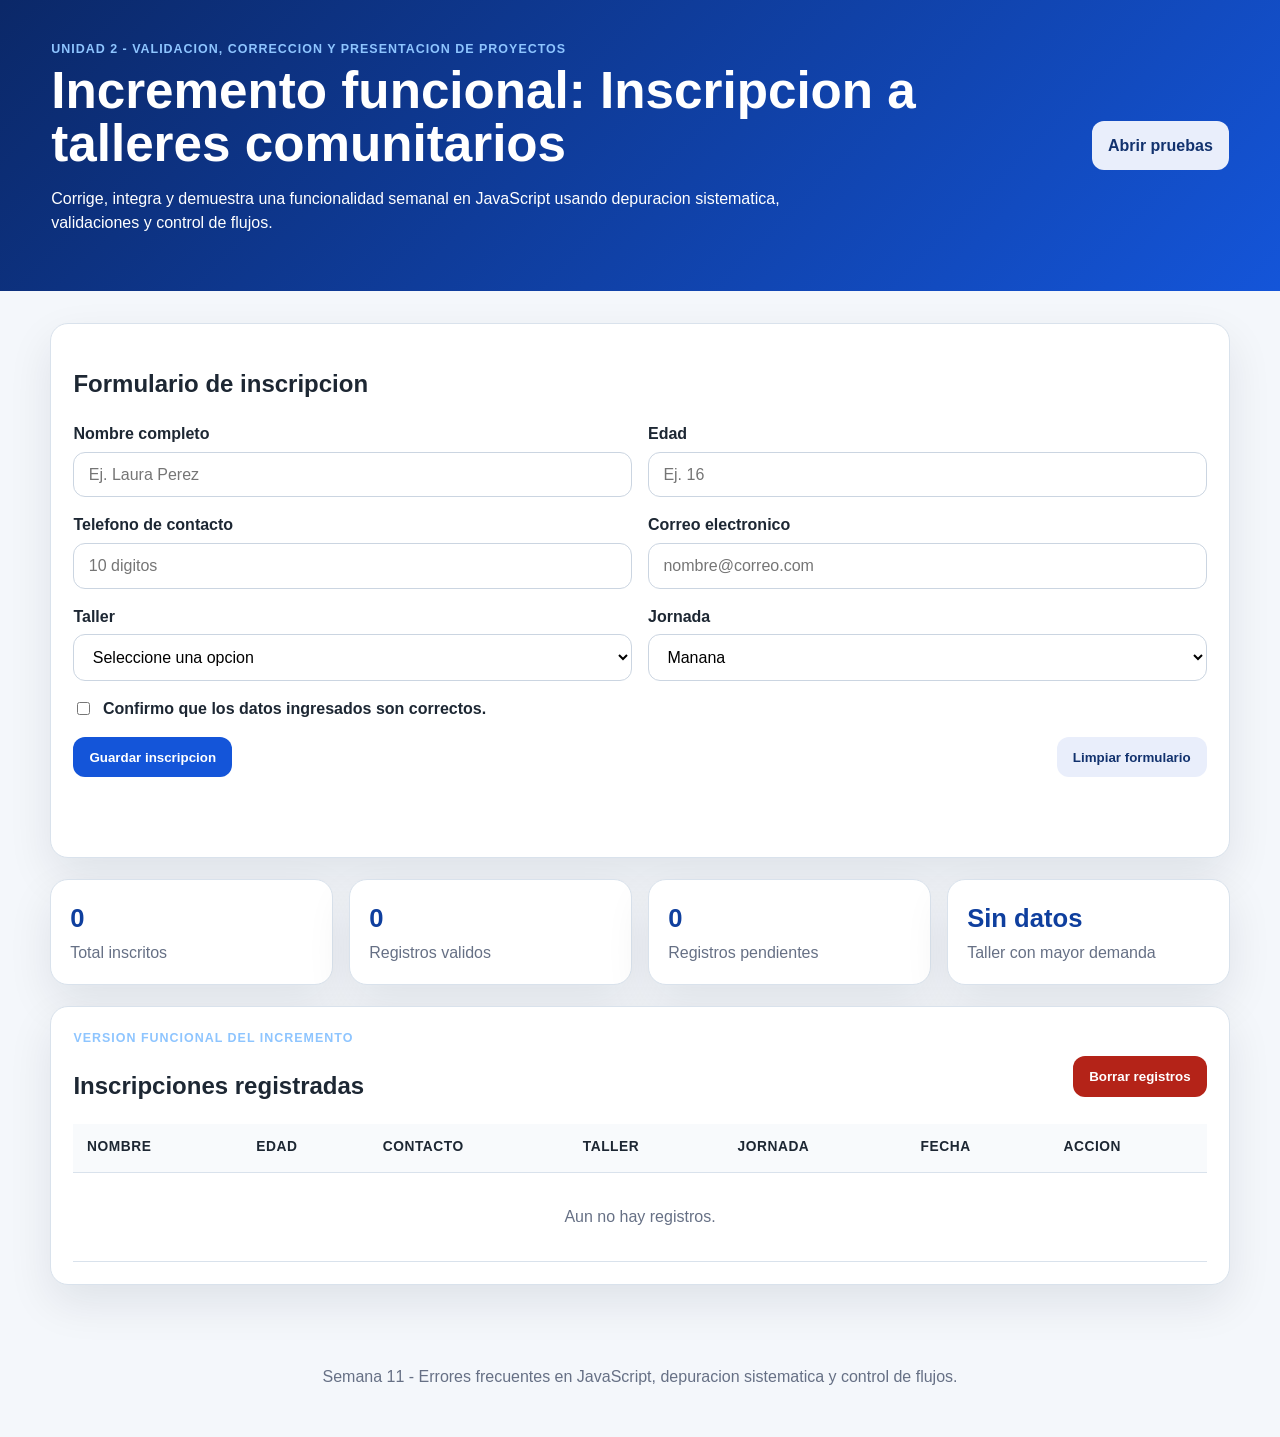
<file: index.html>
<!DOCTYPE html>
<html lang="es">
<head>
  <meta charset="UTF-8" />
  <meta name="viewport" content="width=device-width, initial-scale=1.0" />
  <title>Semana 11 - Entrega incremental JS</title>
  <link rel="stylesheet" href="css/styles.css" />
</head>
<body>
  <header class="hero">
    <div>
      <p class="eyebrow">Unidad 2 - Validacion, correccion y presentacion de proyectos</p>
      <h1>Incremento funcional: Inscripcion a talleres comunitarios</h1>
      <p>
        Corrige, integra y demuestra una funcionalidad semanal en JavaScript usando
        depuracion sistematica, validaciones y control de flujos.
      </p>
    </div>
    <a class="button secondary" href="tests.html">Abrir pruebas</a>
  </header>

  <main class="layout">
    <section class="card">
      <h2>Formulario de inscripcion</h2>
      <form id="form-inscripcion" novalidate>
        <div class="grid two">
          <label>
            Nombre completo
            <input id="nombre" name="nombre" type="text" placeholder="Ej. Laura Perez" />
          </label>

          <label>
            Edad
            <input id="edad" name="edad" type="number" min="1" max="100" placeholder="Ej. 16" />
          </label>

          <label>
            Telefono de contacto
            <input id="telefono" name="telefono" type="text" placeholder="10 digitos" />
          </label>

          <label>
            Correo electronico
            <input id="correo" name="correo" type="email" placeholder="nombre@correo.com" />
          </label>

          <label>
            Taller
            <select id="taller" name="taller">
              <option value="">Seleccione una opcion</option>
              <option value="web">Programacion web</option>
              <option value="huerta">Huerta digital</option>
              <option value="finanzas">Finanzas para emprendimientos</option>
              <option value="datos">Datos para la finca</option>
            </select>
          </label>

          <label>
            Jornada
            <select id="jornada" name="jornada">
              <option value="manana">Manana</option>
              <option value="tarde">Tarde</option>
              <option value="sabado">Sabado</option>
            </select>
          </label>
        </div>

        <label class="check">
          <input id="acepta" name="acepta" type="checkbox" />
          Confirmo que los datos ingresados son correctos.
        </label>

        <div class="actions">
          <button id="btn-guardar" class="button" type="submit">Guardar inscripcion</button>
          <button id="btn-limpiar" class="button secondary" type="button">Limpiar formulario</button>
        </div>
      </form>
      <div id="mensaje" class="message" role="status" aria-live="polite"></div>
    </section>

    <section class="summary-grid">
      <article class="metric">
        <span id="total-inscritos">0</span>
        <p>Total inscritos</p>
      </article>
      <article class="metric">
        <span id="total-validos">0</span>
        <p>Registros validos</p>
      </article>
      <article class="metric">
        <span id="total-pendientes">0</span>
        <p>Registros pendientes</p>
      </article>
      <article class="metric">
        <span id="taller-popular">Sin datos</span>
        <p>Taller con mayor demanda</p>
      </article>
    </section>

    <section class="card table-card">
      <div class="section-title">
        <div>
          <p class="eyebrow">Version funcional del incremento</p>
          <h2>Inscripciones registradas</h2>
        </div>
        <button id="btn-borrar-todo" class="button danger" type="button">Borrar registros</button>
      </div>
      <div class="table-wrap">
        <table>
          <thead>
            <tr>
              <th>Nombre</th>
              <th>Edad</th>
              <th>Contacto</th>
              <th>Taller</th>
              <th>Jornada</th>
              <th>Fecha</th>
              <th>Accion</th>
            </tr>
          </thead>
          <tbody id="tabla-inscripciones">
            <tr>
              <td colspan="7" class="empty">Aun no hay registros.</td>
            </tr>
          </tbody>
        </table>
      </div>
    </section>
  </main>

  <footer class="footer">
    <p>Semana 11 - Errores frecuentes en JavaScript, depuracion sistematica y control de flujos.</p>
  </footer>

  <script src="js/app.js"></script>
</body>
</html>
</file>
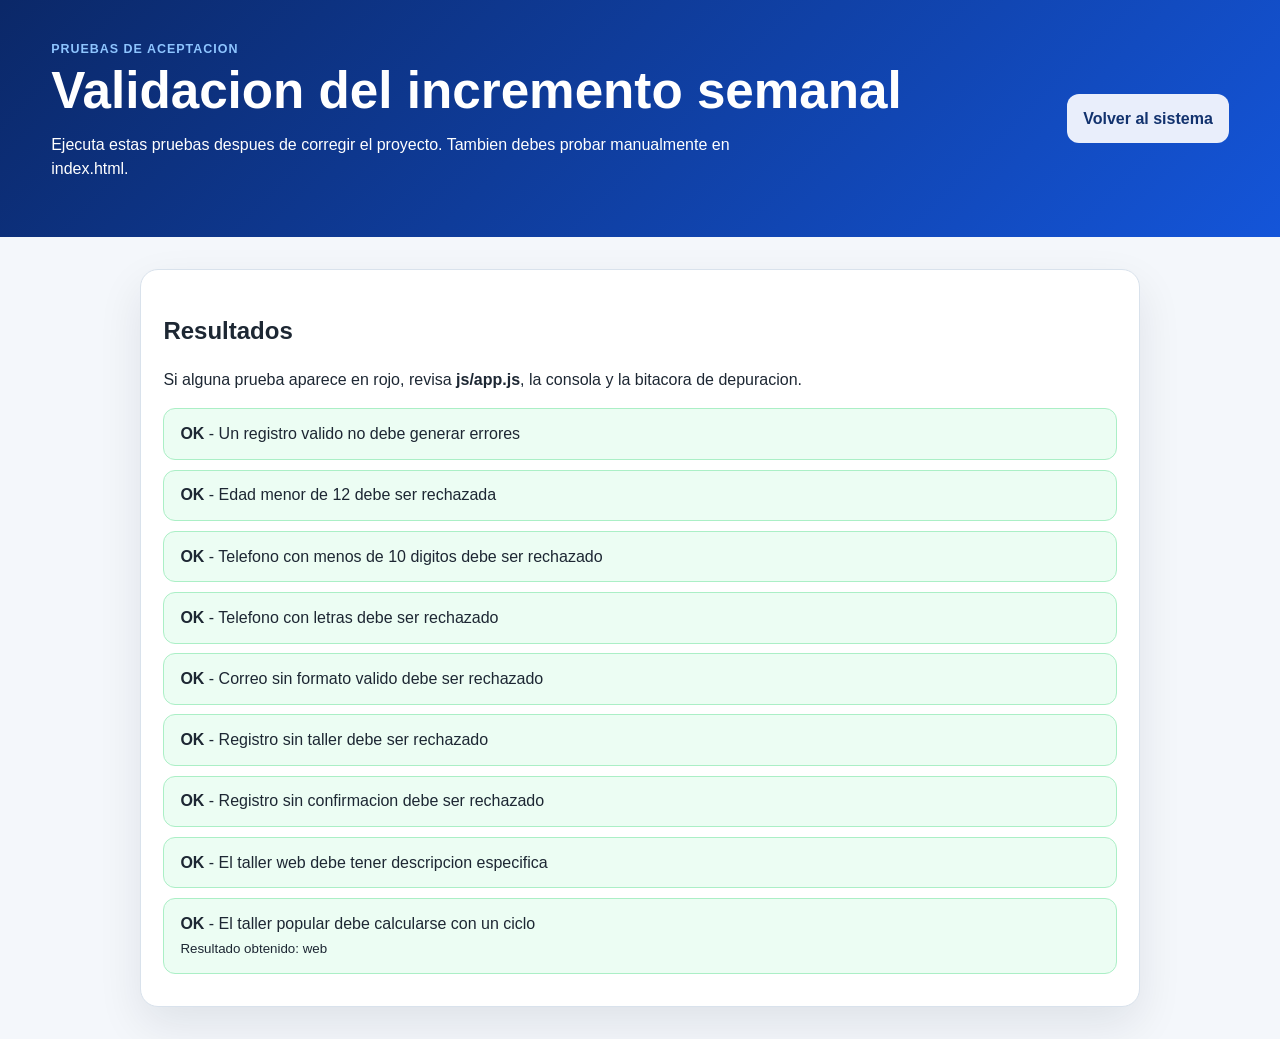
<file: tests.html>
<!DOCTYPE html>
<html lang="es">
<head>
  <meta charset="UTF-8" />
  <meta name="viewport" content="width=device-width, initial-scale=1.0" />
  <title>Pruebas - Semana 11</title>
  <link rel="stylesheet" href="css/styles.css" />
</head>
<body data-page="tests">
  <header class="hero">
    <div>
      <p class="eyebrow">Pruebas de aceptacion</p>
      <h1>Validacion del incremento semanal</h1>
      <p>Ejecuta estas pruebas despues de corregir el proyecto. Tambien debes probar manualmente en index.html.</p>
    </div>
    <a class="button secondary" href="index.html">Volver al sistema</a>
  </header>

  <main class="test-panel">
    <section class="card">
      <h2>Resultados</h2>
      <p>Si alguna prueba aparece en rojo, revisa <strong>js/app.js</strong>, la consola y la bitacora de depuracion.</p>
      <div id="test-results"></div>
    </section>
  </main>

  <script src="js/app.js"></script>
  <script src="js/tests.js"></script>
</body>
</html>
</file>
<file: css/styles.css>
:root {
  --bg: #f4f7fb;
  --card: #ffffff;
  --text: #1d2733;
  --muted: #667085;
  --line: #d9e2ec;
  --primary: #1455d9;
  --primary-dark: #0f3f9e;
  --success: #0f7b45;
  --danger: #b42318;
  --warning: #b54708;
  --shadow: 0 18px 45px rgba(16, 24, 40, 0.09);
}

* { box-sizing: border-box; }

body {
  margin: 0;
  font-family: Arial, Helvetica, sans-serif;
  background: var(--bg);
  color: var(--text);
  line-height: 1.5;
}

.hero {
  display: flex;
  justify-content: space-between;
  gap: 1rem;
  align-items: center;
  padding: 2.5rem clamp(1rem, 4vw, 4rem);
  background: linear-gradient(135deg, #0b2868, #1455d9);
  color: white;
}

.hero h1 {
  margin: .3rem 0 .8rem;
  max-width: 900px;
  font-size: clamp(2rem, 4vw, 3.4rem);
  line-height: 1.05;
}

.hero p { max-width: 760px; }

.eyebrow {
  margin: 0;
  text-transform: uppercase;
  letter-spacing: .08em;
  font-size: .78rem;
  font-weight: 700;
  color: #8ec5ff;
}

.layout {
  width: min(1180px, calc(100% - 2rem));
  margin: 2rem auto;
  display: grid;
  gap: 1.3rem;
}

.card,
.metric {
  background: var(--card);
  border: 1px solid var(--line);
  border-radius: 18px;
  box-shadow: var(--shadow);
}

.card { padding: 1.4rem; }

.instructions ol { padding-left: 1.3rem; }

.grid.two {
  display: grid;
  grid-template-columns: repeat(2, minmax(0, 1fr));
  gap: 1rem;
}

label {
  display: grid;
  gap: .35rem;
  font-weight: 700;
}

input,
select {
  width: 100%;
  padding: .8rem .9rem;
  border: 1px solid #cbd5e1;
  border-radius: 12px;
  font-size: 1rem;
  background: #fff;
}

input:focus,
select:focus {
  outline: 3px solid rgba(20, 85, 217, .18);
  border-color: var(--primary);
}

.check {
  display: flex;
  align-items: center;
  gap: .6rem;
  margin: 1rem 0;
  font-weight: 600;
}

.check input { width: auto; }

.actions,
.section-title {
  display: flex;
  flex-wrap: wrap;
  align-items: center;
  justify-content: space-between;
  gap: .8rem;
}

.button {
  display: inline-flex;
  align-items: center;
  justify-content: center;
  gap: .4rem;
  padding: .8rem 1rem;
  border: 0;
  border-radius: 12px;
  background: var(--primary);
  color: white;
  text-decoration: none;
  cursor: pointer;
  font-weight: 700;
}

.button:hover { background: var(--primary-dark); }
.button.secondary { background: #e9eefb; color: #12326e; }
.button.secondary:hover { background: #dbe5fb; }
.button.danger { background: var(--danger); }
.button.danger:hover { background: #8e1c13; }

.message {
  min-height: 2.6rem;
  margin-top: 1rem;
  padding: .75rem 1rem;
  border-radius: 12px;
  border: 1px solid transparent;
  color: var(--muted);
}

.message.exito {
  color: var(--success);
  background: #ecfdf3;
  border-color: #abefc6;
}

.message.error {
  color: var(--danger);
  background: #fef3f2;
  border-color: #fecdca;
}

.message.info {
  color: #0b4a6f;
  background: #e0f2fe;
  border-color: #bae6fd;
}

.summary-grid {
  display: grid;
  grid-template-columns: repeat(4, minmax(0, 1fr));
  gap: 1rem;
}

.metric {
  padding: 1.2rem;
}

.metric span {
  display: block;
  font-size: 1.6rem;
  font-weight: 800;
  color: var(--primary-dark);
}

.metric p { margin: .2rem 0 0; color: var(--muted); }

.table-wrap { overflow-x: auto; }

table {
  width: 100%;
  border-collapse: collapse;
}

th,
td {
  padding: .85rem;
  border-bottom: 1px solid var(--line);
  text-align: left;
  vertical-align: top;
}

th {
  background: #f8fafc;
  font-size: .86rem;
  text-transform: uppercase;
  letter-spacing: .04em;
}

.empty {
  text-align: center;
  color: var(--muted);
  padding: 2rem;
}

.footer {
  text-align: center;
  padding: 2rem 1rem;
  color: var(--muted);
}

.test-panel {
  width: min(1000px, calc(100% - 2rem));
  margin: 2rem auto;
}

.test-item {
  padding: .8rem 1rem;
  margin: .6rem 0;
  border-radius: 12px;
  border: 1px solid var(--line);
  background: white;
}

.test-item.ok { border-color: #abefc6; background: #ecfdf3; }
.test-item.fail { border-color: #fecdca; background: #fef3f2; }

@media (max-width: 800px) {
  .hero { flex-direction: column; align-items: flex-start; }
  .grid.two,
  .summary-grid { grid-template-columns: 1fr; }
}
</file>
